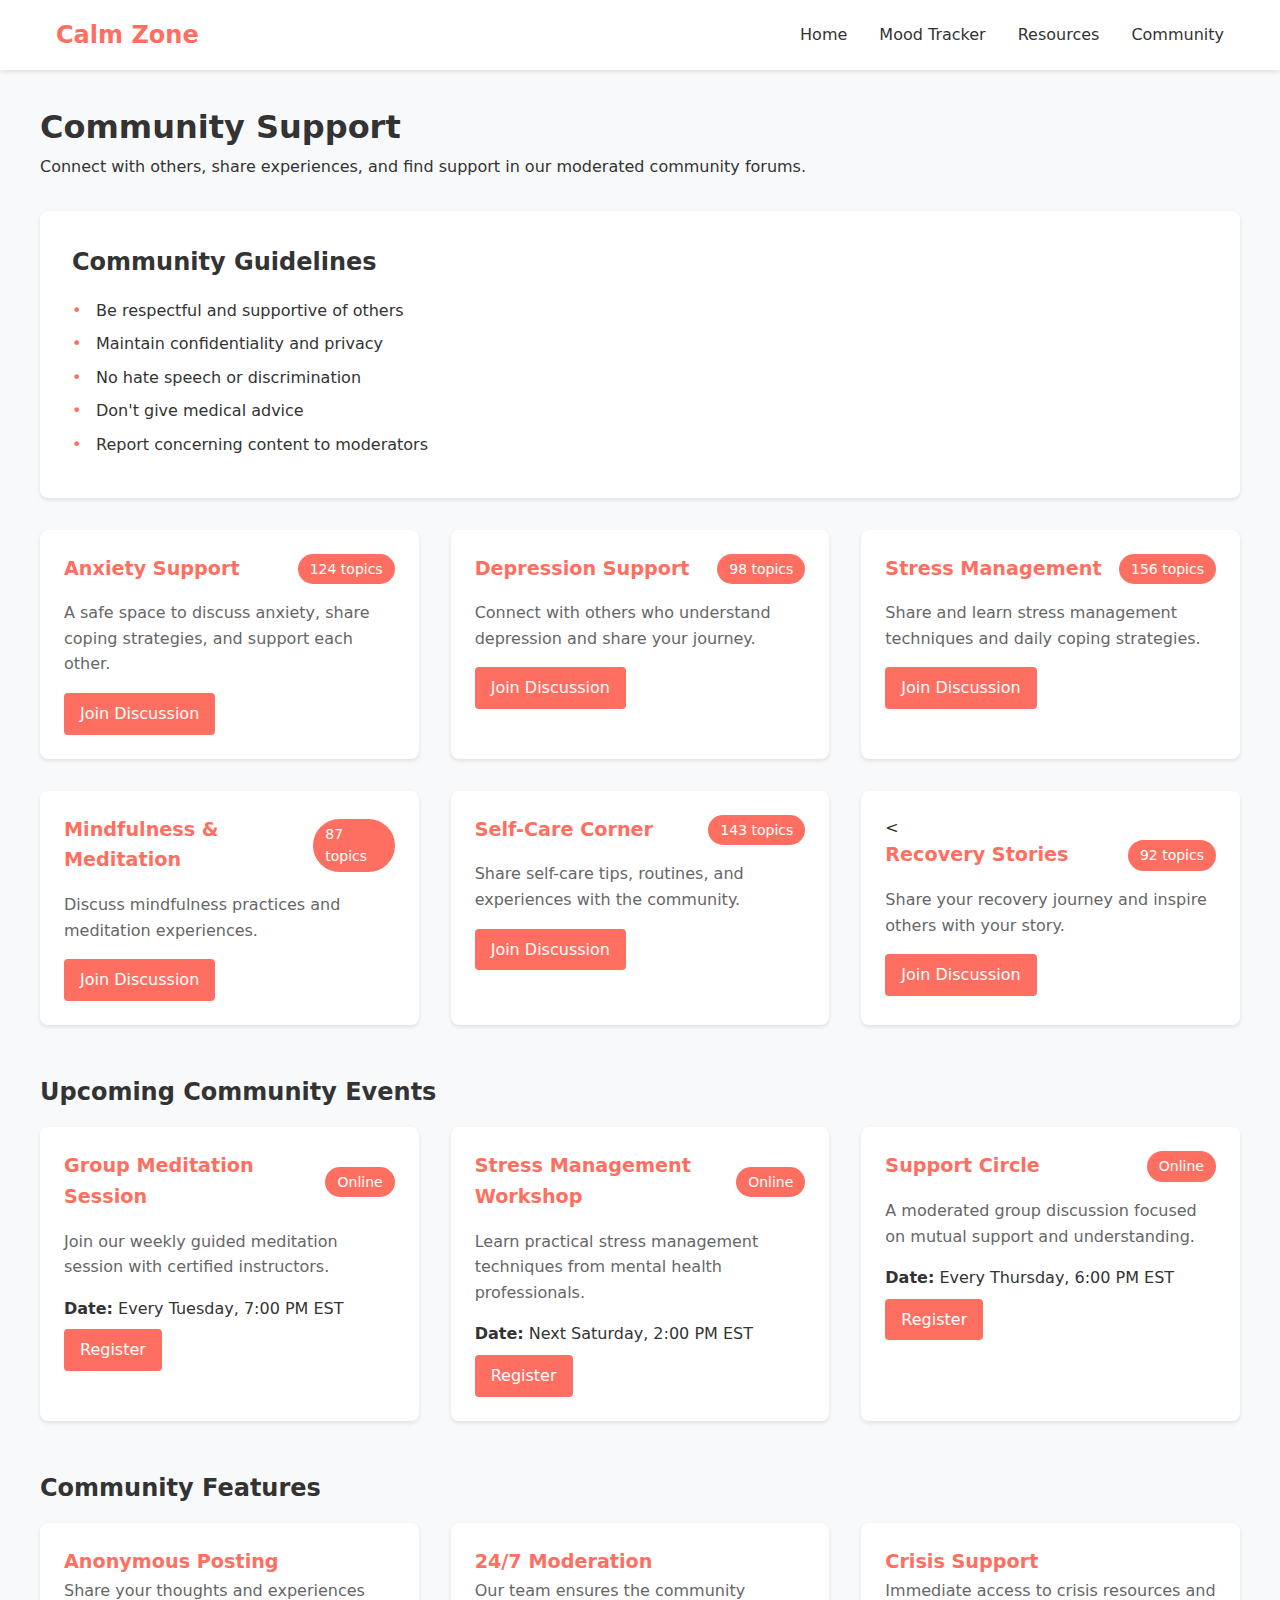
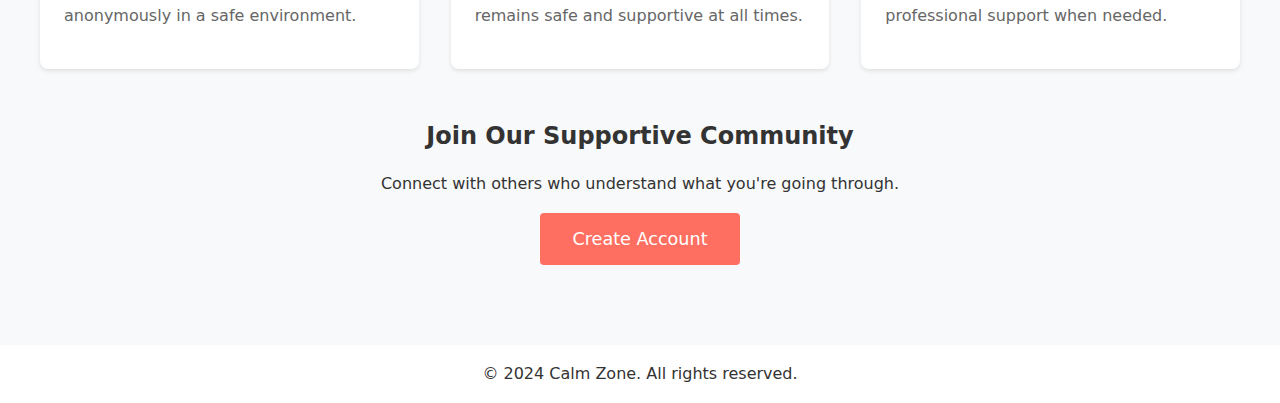
<file: community.html>
<!DOCTYPE html>
<html lang="en">
<head>
    <meta charset="UTF-8">
    <meta name="viewport" content="width=device-width, initial-scale=1.0">
    <title>Calm Zone - Community Support</title>
    <style>
        :root {
            --primary: #ff6f61;
            --secondary: #4CAF50;
            --background: #f8f9fa;
            --text: #333;
            --card: #ffffff;
        }

        * {
            margin: 0;
            padding: 0;
            box-sizing: border-box;
            font-family: 'Segoe UI', system-ui, -apple-system, sans-serif;
        }

        body {
            background: var(--background);
            color: var(--text);
            line-height: 1.6;
        }

        .navbar {
            background: var(--card);
            box-shadow: 0 2px 4px rgba(0,0,0,0.1);
            padding: 1rem 2rem;
        }

        .container {
            max-width: 1200px;
            margin: 0 auto;
            padding: 0 1rem;
        }

        .nav-content {
            display: flex;
            justify-content: space-between;
            align-items: center;
        }

        .logo {
            font-size: 1.5rem;
            font-weight: 700;
            color: var(--primary);
        }

        .nav-links {
            display: flex;
            gap: 2rem;
            list-style: none;
        }

        .nav-links a {
            text-decoration: none;
            color: var(--text);
        }

        .main-content {
            padding: 2rem 0;
        }

        .community-grid {
            display: grid;
            grid-template-columns: repeat(auto-fit, minmax(300px, 1fr));
            gap: 2rem;
            margin-top: 2rem;
        }

        .forum-card {
            background: var(--card);
            border-radius: 8px;
            padding: 1.5rem;
            box-shadow: 0 2px 4px rgba(0,0,0,0.1);
        }

        .forum-header {
            display: flex;
            justify-content: space-between;
            align-items: center;
            margin-bottom: 1rem;
        }

        .forum-title {
            color: var(--primary);
            font-size: 1.2rem;
        }

        .topic-count {
            background: var(--primary);
            color: white;
            padding: 0.25rem 0.75rem;
            border-radius: 999px;
            font-size: 0.875rem;
        }

        .forum-description {
            color: #666;
            margin-bottom: 1rem;
        }

        .join-btn {
            display: inline-block;
            padding: 0.5rem 1rem;
            background: var(--primary);
            color: white;
            text-decoration: none;
            border-radius: 4px;
            transition: background-color 0.3s;
        }

        .join-btn:hover {
            background: #5753d9;
        }

        .community-guidelines {
            background: var(--card);
            padding: 2rem;
            border-radius: 8px;
            margin: 2rem 0;
            box-shadow: 0 2px 4px rgba(0,0,0,0.1);
        }

        .guidelines-list {
            list-style: none;
            margin-top: 1rem;
        }

        .guidelines-list li {
            margin-bottom: 0.5rem;
            padding-left: 1.5rem;
            position: relative;
        }

        .guidelines-list li::before {
            content: "•";
            color: var(--primary);
            position: absolute;
            left: 0;
        }

        footer {
            background: var(--card);
            padding: 1rem;
            text-align: center;
            margin-top: 3rem;
        }

        @media (max-width: 768px) {
            .community-grid {
                grid-template-columns: 1fr;
            }
        }
    </style>
</head>
<body>
    <nav class="navbar">
        <div class="container nav-content">
            <div class="logo">Calm Zone</div>
            <ul class="nav-links">
                <li><a href="index.html">Home</a></li>
                <li><a href="mood-tracker.html">Mood Tracker</a></li>
                <li><a href="resources.html">Resources</a></li>
                <li><a href="community.html">Community</a></li>
            </ul>
        </div>
    </nav>

    <main class="container main-content">
        <h1>Community Support</h1>
        <p>Connect with others, share experiences, and find support in our moderated community forums.</p>

        <div class="community-guidelines">
            <h2>Community Guidelines</h2>
            <ul class="guidelines-list">
                <li>Be respectful and supportive of others</li>
                <li>Maintain confidentiality and privacy</li>
                <li>No hate speech or discrimination</li>
                <li>Don't give medical advice</li>
                <li>Report concerning content to moderators</li>
            </ul>
        </div>

        <div class="community-grid">
            <div class="forum-card">
                <div class="forum-header">
                    <h3 class="forum-title">Anxiety Support</h3>
                    <span class="topic-count">124 topics</span>
                </div>
                <p class="forum-description">A safe space to discuss anxiety, share coping strategies, and support each other.</p>
                <a href="#" class="join-btn">Join Discussion</a>
            </div>

            <div class="forum-card">
                <div class="forum-header">
                    <h3 class="forum-title">Depression Support</h3>
                    <span class="topic-count">98 topics</span>
                </div>
                <p class="forum-description">Connect with others who understand depression and share your journey.</p>
                <a href="#" class="join-btn">Join Discussion</a>
            </div>

            <div class="forum-card">
                <div class="forum-header">
                    <h3 class="forum-title">Stress Management</h3>
                    <span class="topic-count">156 topics</span>
                </div>
                <p class="forum-description">Share and learn stress management techniques and daily coping strategies.</p>
                <a href="#" class="join-btn">Join Discussion</a>
            </div>

            <div class="forum-card">
                <div class="forum-header">
                    <h3 class="forum-title">Mindfulness & Meditation</h3>
                    <span class="topic-count">87 topics</span>
                </div>
                <p class="forum-description">Discuss mindfulness practices and meditation experiences.</p>
                <a href="#" class="join-btn">Join Discussion</a>
            </div>

            <div class="forum-card">
                <div class="forum-header">
                    <h3 class="forum-title">Self-Care Corner</h3>
                    <span class="topic-count">143 topics</span>
                </div>
                <p class="forum-description">Share self-care tips, routines, and experiences with the community.</p>
                <a href="#" class="join-btn">Join Discussion</a>
            </div>

            <div class="forum-card">
                <<div class="forum-header">
                    <h3 class="forum-title">Recovery Stories</h3>
                    <span class="topic-count">92 topics</span>
                </div>
                <p class="forum-description">Share your recovery journey and inspire others with your story.</p>
                <a href="#" class="join-btn">Join Discussion</a>
            </div>
        </div>

        <div class="upcoming-events" style="margin-top: 3rem;">
            <h2>Upcoming Community Events</h2>
            <div class="community-grid" style="margin-top: 1rem;">
                <div class="forum-card">
                    <div class="forum-header">
                        <h3 class="forum-title">Group Meditation Session</h3>
                        <span class="topic-count">Online</span>
                    </div>
                    <p class="forum-description">Join our weekly guided meditation session with certified instructors.</p>
                    <p style="margin: 0.5rem 0;"><strong>Date:</strong> Every Tuesday, 7:00 PM EST</p>
                    <a href="#" class="join-btn">Register</a>
                </div>

                <div class="forum-card">
                    <div class="forum-header">
                        <h3 class="forum-title">Stress Management Workshop</h3>
                        <span class="topic-count">Online</span>
                    </div>
                    <p class="forum-description">Learn practical stress management techniques from mental health professionals.</p>
                    <p style="margin: 0.5rem 0;"><strong>Date:</strong> Next Saturday, 2:00 PM EST</p>
                    <a href="#" class="join-btn">Register</a>
                </div>

                <div class="forum-card">
                    <div class="forum-header">
                        <h3 class="forum-title">Support Circle</h3>
                        <span class="topic-count">Online</span>
                    </div>
                    <p class="forum-description">A moderated group discussion focused on mutual support and understanding.</p>
                    <p style="margin: 0.5rem 0;"><strong>Date:</strong> Every Thursday, 6:00 PM EST</p>
                    <a href="#" class="join-btn">Register</a>
                </div>
            </div>
        </div>

        <div class="community-features" style="margin-top: 3rem;">
            <h2>Community Features</h2>
            <div class="community-grid" style="margin-top: 1rem;">
                <div class="forum-card">
                    <h3 class="forum-title">Anonymous Posting</h3>
                    <p class="forum-description">Share your thoughts and experiences anonymously in a safe environment.</p>
                </div>

                <div class="forum-card">
                    <h3 class="forum-title">24/7 Moderation</h3>
                    <p class="forum-description">Our team ensures the community remains safe and supportive at all times.</p>
                </div>

                <div class="forum-card">
                    <h3 class="forum-title">Crisis Support</h3>
                    <p class="forum-description">Immediate access to crisis resources and professional support when needed.</p>
                </div>
            </div>
        </div>

        <div class="join-community" style="margin-top: 3rem; text-align: center;">
            <h2>Join Our Supportive Community</h2>
            <p style="margin: 1rem 0;">Connect with others who understand what you're going through.</p>
            <a href="#" class="join-btn" style="padding: 0.75rem 2rem; font-size: 1.1rem;">Create Account</a>
        </div>
    </main>

    <footer>
        <p>&copy; 2024 Calm Zone. All rights reserved.</p>
    </footer>

    <script>
        // Add smooth scrolling for anchor links
        document.querySelectorAll('a[href^="#"]').forEach(anchor => {
            anchor.addEventListener('click', function (e) {
                e.preventDefault();
                document.querySelector(this.getAttribute('href')).scrollIntoView({
                    behavior: 'smooth'
                });
            });
        });

        // Simple modal for join buttons (placeholder functionality)
        document.querySelectorAll('.join-btn').forEach(button => {
            button.addEventListener('click', function(e) {
                e.preventDefault();
                alert('Feature coming soon! This will open a registration/login modal.');
            });
        });
    </script>
</body>
</html>
</file>
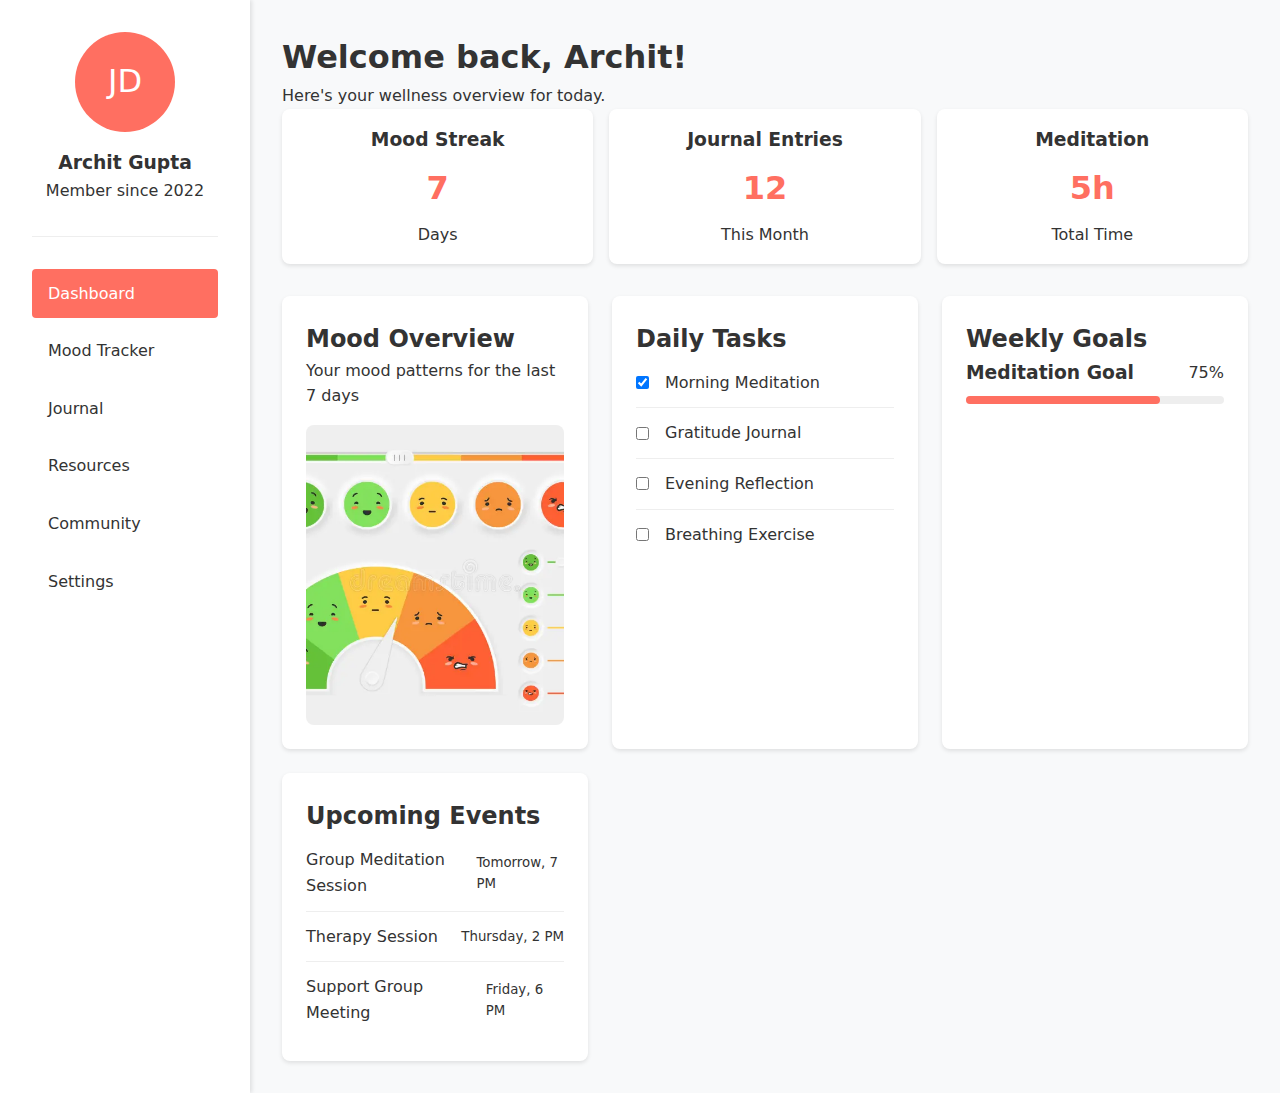
<file: dashboard.html>
<!DOCTYPE html>
<html lang="en">
<head>
    <meta charset="UTF-8">
    <meta name="viewport" content="width=device-width, initial-scale=1.0">
    <title>Calm Zone - Dashboard</title>
    <style>
        :root {
            --primary: #ff6f61;
            --secondary: #4CAF50;
            --background: #f8f9fa;
            --text: #333;
            --card: #ffffff;
            --accent: #ff6b6b;
        }

        * {
            margin: 0;
            padding: 0;
            box-sizing: border-box;
            font-family: 'Segoe UI', system-ui, -apple-system, sans-serif;
        }

        body {
            background: var(--background);
            color: var(--text);
            line-height: 1.6;
        }

        .dashboard-container {
            display: grid;
            grid-template-columns: 250px 1fr;
            min-height: 100vh;
        }

        .sidebar {
            background: var(--card);
            padding: 2rem;
            box-shadow: 2px 0 4px rgba(0,0,0,0.1);
        }

        .user-profile {
            text-align: center;
            margin-bottom: 2rem;
            padding-bottom: 2rem;
            border-bottom: 1px solid #eee;
        }

        .avatar {
            width: 100px;
            height: 100px;
            border-radius: 50%;
            background: var(--primary);
            margin: 0 auto 1rem;
            display: flex;
            align-items: center;
            justify-content: center;
            color: white;
            font-size: 2rem;
        }

        .nav-menu {
            list-style: none;
        }

        .nav-menu li {
            margin-bottom: 0.5rem;
        }

        .nav-menu a {
            display: block;
            padding: 0.75rem 1rem;
            text-decoration: none;
            color: var(--text);
            border-radius: 4px;
            transition: background-color 0.3s;
        }

        .nav-menu a:hover {
            background: #f0f0f0;
        }

        .nav-menu a.active {
            background: var(--primary);
            color: white;
        }

        .main-content {
            padding: 2rem;
        }

        .dashboard-grid {
            display: grid;
            grid-template-columns: repeat(auto-fit, minmax(300px, 1fr));
            gap: 1.5rem;
            margin-top: 1.5rem;
        }

        .dashboard-card {
            background: var(--card);
            padding: 1.5rem;
            border-radius: 8px;
            box-shadow: 0 2px 4px rgba(0,0,0,0.1);
        }

        .stats-grid {
            display: grid;
            grid-template-columns: repeat(auto-fit, minmax(150px, 1fr));
            gap: 1rem;
            margin-bottom: 2rem;
        }

        .stat-card {
            background: var(--card);
            padding: 1rem;
            border-radius: 8px;
            text-align: center;
            box-shadow: 0 2px 4px rgba(0,0,0,0.1);
        }

        .stat-value {
            font-size: 2rem;
            font-weight: bold;
            color: var(--primary);
            margin: 0.5rem 0;
        }

        .mood-chart {
            height: 300px;
            margin-top: 1rem;
            background: #f8f9fa;
            border-radius: 8px;
            display: flex;
            align-items: center;
            justify-content: center;
            color: #666;
            overflow: hidden;
        }

        .mood-chart img {
            width: 100%;
            height: 100%;
            object-fit: cover;
        }

        .task-list {
            list-style: none;
        }

        .task-item {
            display: flex;
            align-items: center;
            padding: 0.75rem 0;
            border-bottom: 1px solid #eee;
        }

        .task-item:last-child {
            border-bottom: none;
        }

        .task-checkbox {
            margin-right: 1rem;
        }

        .progress-bar {
            height: 8px;
            background: #eee;
            border-radius: 4px;
            margin-top: 0.5rem;
        }

        .progress-fill {
            height: 100%;
            background: var(--primary);
            border-radius: 4px;
            width: 75%;
        }

        @media (max-width: 768px) {
            .dashboard-container {
                grid-template-columns: 1fr;
            }

            .sidebar {
                display: none;
            }
        }
    </style>
</head>
<body>
    <div class="dashboard-container">
        <aside class="sidebar">
            <div class="user-profile">
                <div class="avatar">JD</div>
                <h3>Archit Gupta</h3>
                <p>Member since 2022</p>
            </div>

            <nav>
                <ul class="nav-menu">
                    <li><a href="#" class="active">Dashboard</a></li>
                    <li><a href="#">Mood Tracker</a></li>
                    <li><a href="get-started.html">Journal</a></li>
                    <li><a href="resource.html">Resources</a></li>
                    <li><a href="community.html">Community</a></li>
                    <li><a href="settings.html">Settings</a></li>
                </ul>
            </nav>
        </aside>

        <main class="main-content">
            <h1>Welcome back, Archit!</h1>
            <p>Here's your wellness overview for today.</p>

            <div class="stats-grid">
                <div class="stat-card">
                    <h3>Mood Streak</h3>
                    <div class="stat-value">7</div>
                    <p>Days</p>
                </div>
                <div class="stat-card">
                    <h3>Journal Entries</h3>
                    <div class="stat-value">12</div>
                    <p>This Month</p>
                </div>
                <div class="stat-card">
                    <h3>Meditation</h3>
                    <div class="stat-value">5h</div>
                    <p>Total Time</p>
                </div>
            </div>

            <div class="dashboard-grid">
                <div class="dashboard-card">
                    <h2>Mood Overview</h2>
                    <p>Your mood patterns for the last 7 days</p>
                    <div class="mood-chart">
                        <img src="/mood.webp" alt="Mood visualization chart">
                    </div>
                </div>

                <div class="dashboard-card">
                    <h2>Daily Tasks</h2>
                    <ul class="task-list">
                        <li class="task-item">
                            <input type="checkbox" class="task-checkbox" checked>
                            <span>Morning Meditation</span>
                        </li>
                        <li class="task-item">
                            <input type="checkbox" class="task-checkbox">
                            <span>Gratitude Journal</span>
                        </li>
                        <li class="task-item">
                            <input type="checkbox" class="task-checkbox">
                            <span>Evening Reflection</span>
                        </li>
                        <li class="task-item">
                            <input type="checkbox" class="task-checkbox">
                            <span>Breathing Exercise</span>
                        </li>
                    </ul>
                </div>

                <div class="dashboard-card">
                    <h2>Weekly Goals</h2>
                    <div class="goal-progress">
                        <div style="display: flex; justify-content: space-between; align-items: center;">
                            <h3>Meditation Goal</h3>
                            <span>75%</span>
                        </div>
                        <div class="progress-bar">
                            <div class="progress-fill"></div>
                        </div>
                    </div>
                </div>

                <div class="dashboard-card">
                    <h2>Upcoming Events</h2>
                    <ul class="task-list">
                        <li class="task-item">
                            <span>Group Meditation Session</span>
                            <small style="margin-left: auto;">Tomorrow, 7 PM</small>
                        </li>
                        <li class="task-item">
                            <span>Therapy Session</span>
                            <small style="margin-left: auto;">Thursday, 2 PM</small>
                        </li>
                        <li class="task-item">
                            <span>Support Group Meeting</span>
                            <small style="margin-left: auto;">Friday, 6 PM</small>
                        </li>
                    </ul>
                </div>
            </div>
        </main>
    </div>
    <script>
        !function(w, d, s, ...args){
          var div = d.createElement('div');
          div.id = 'aichatbot';
          d.body.appendChild(div);
          w.chatbotConfig = args;
          var f = d.getElementsByTagName(s)[0],
          j = d.createElement(s);
          j.defer = true;
          j.type = 'module';
          j.src = 'https://aichatbot.sendbird.com/index.js';
          f.parentNode.insertBefore(j, f);
        }(window, document, 'script', '5B0EE2C4-0CC6-4C6C-A174-F0CA89EF8B32', 'onboarding_bot', {
          apiHost: 'https://api-cf-ap-8.sendbird.com',
        });
        </script>
    <script>
        // Add interactivity to task checkboxes
        document.querySelectorAll('.task-checkbox').forEach(checkbox => {
            checkbox.addEventListener('change', function() {
                const taskText = this.nextElementSibling;
                if (this.checked) {
                    taskText.style.textDecoration = 'line-through';
                    taskText.style.color = '#666';
                } else {
                    taskText.style.textDecoration = 'none';
                    taskText.style.color = 'var(--text)';
                }
            });
        });
    </script>
</body>
</html>
</file>
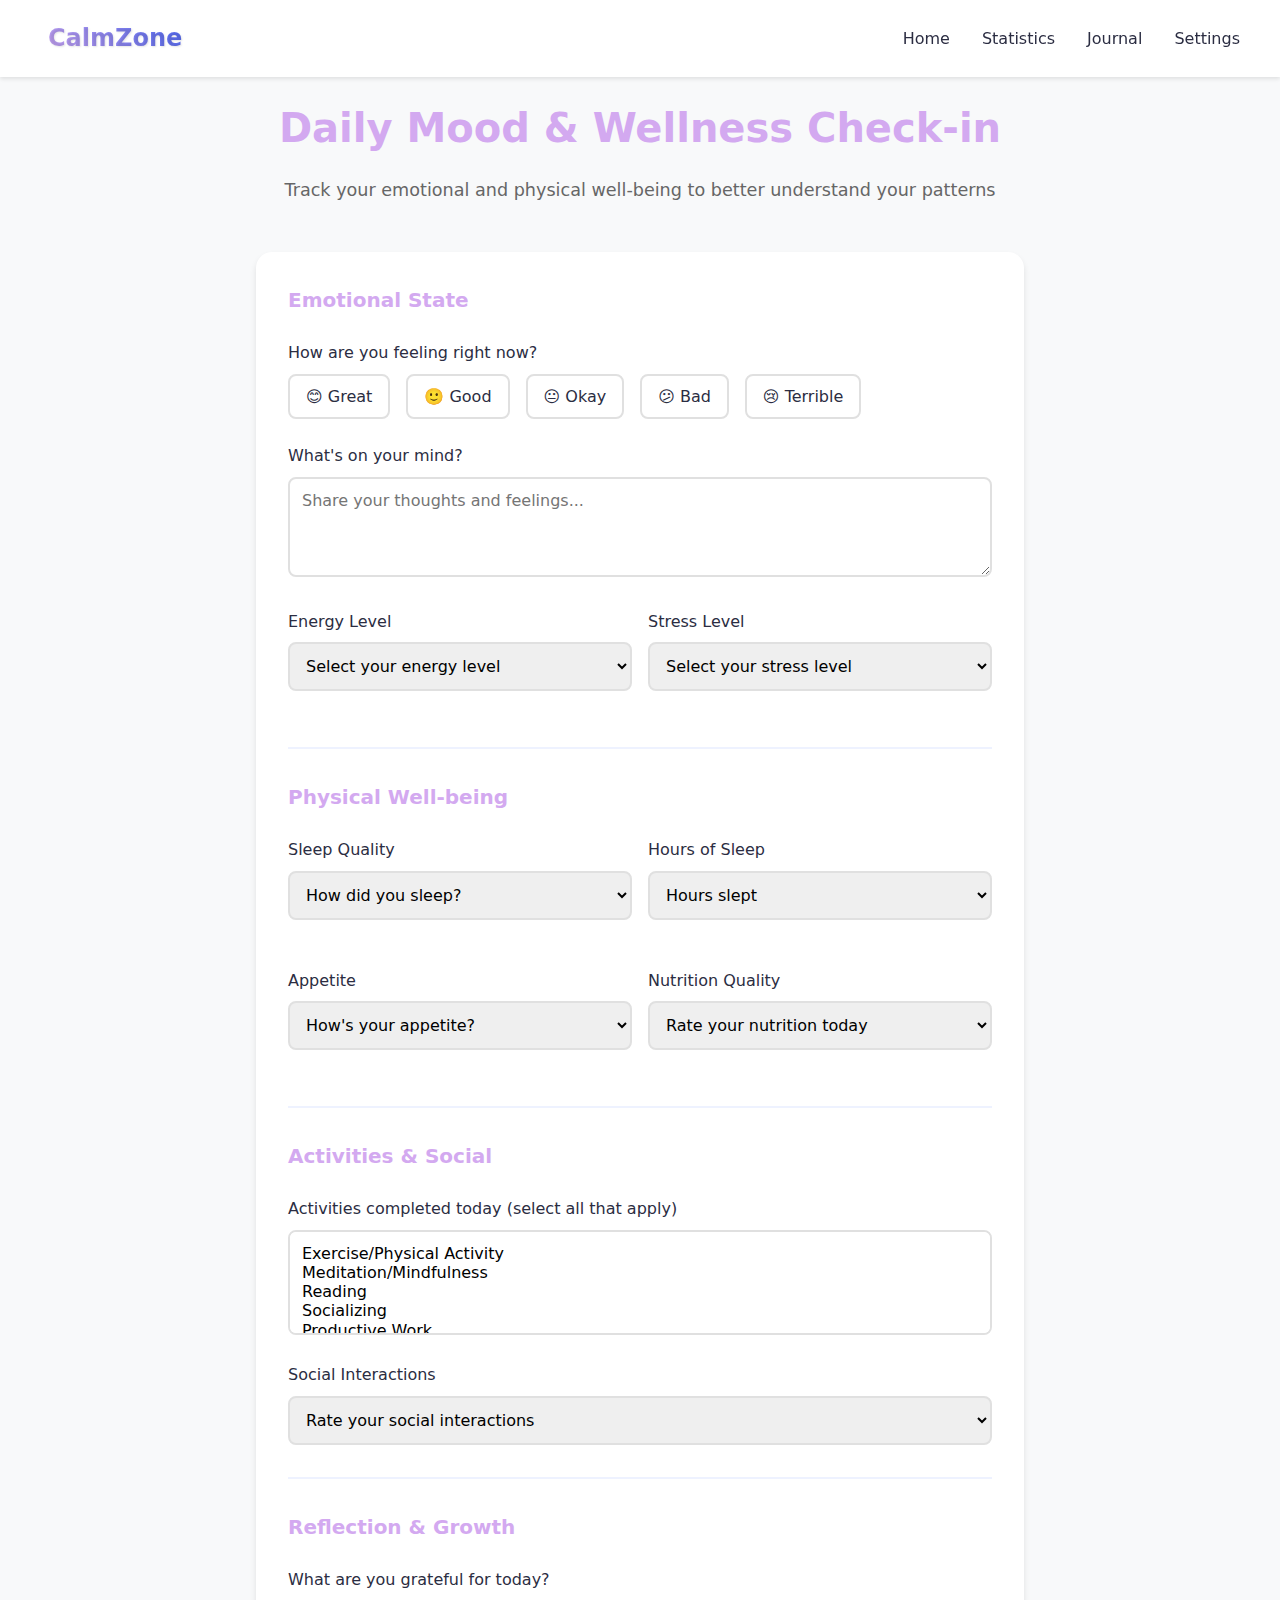
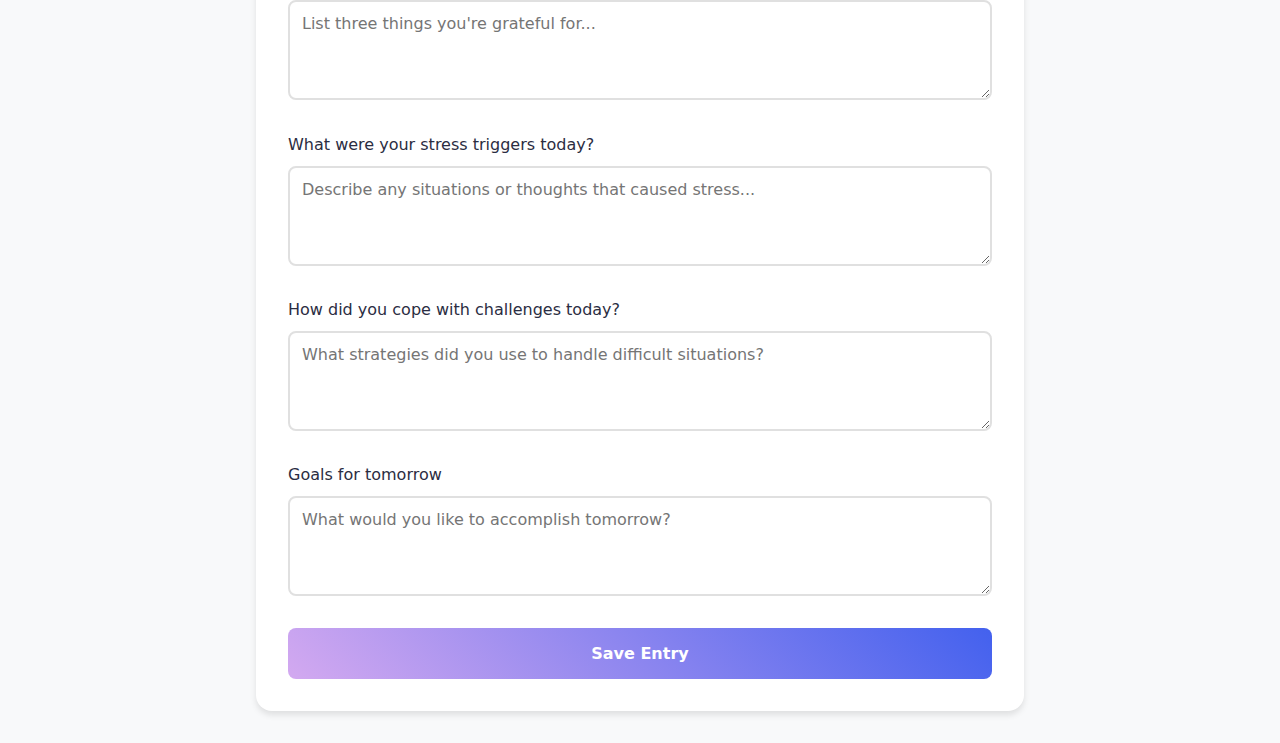
<file: get-started.html>
<!DOCTYPE html>
<html lang="en">
<head>
    <meta charset="UTF-8">
    <meta name="viewport" content="width=device-width, initial-scale=1.0">
    <title>MindfulMe - Mood Tracker</title>
    <style>
        :root {
            --primary: #d3a9f0;
            --secondary: #4361ee;
            --accent: #4cc9f0;
            --background: #f8f9fa;
            --text: #2b2d42;
            --card: #ffffff;
            --success: #52b788;
        }

        * {
            margin: 0;
            padding: 0;
            box-sizing: border-box;
            font-family: 'Segoe UI', system-ui, -apple-system, sans-serif;
        }

        body {
            background: var(--background);
            color: var(--text);
            line-height: 1.6;
        }

        .navbar {
            background: var(--card);
            box-shadow: 0 2px 4px rgba(0,0,0,0.1);
            padding: 1rem 2rem;
            position: fixed;
            width: 100%;
            top: 0;
            z-index: 1000;
        }

        .nav-content {
            max-width: 1200px;
            margin: 0 auto;
            display: flex;
            justify-content: space-between;
            align-items: center;
        }

        .logo {
            font-size: 1.5rem;
            font-weight: 700;
            background: linear-gradient(45deg, var(--primary), var(--secondary));
            -webkit-background-clip: text;
            background-clip: text;
            color: transparent;
            display: inline-block;
            padding: 0.2rem 0.5rem;
            border-radius: 0.3rem;
            text-shadow: 1px 1px 2px rgba(0,0,0,0.1);
        }

        .nav-links {
            display: flex;
            gap: 2rem;
            list-style: none;
        }

        .nav-links a {
            text-decoration: none;
            color: var(--text);
            font-weight: 500;
            transition: color 0.3s;
        }

        .nav-links a:hover {
            color: var(--primary);
        }

        .main-content {
            max-width: 800px;
            margin: 6rem auto 2rem;
            padding: 0 1rem;
        }

        .header {
            text-align: center;
            margin-bottom: 3rem;
        }

        .header h1 {
            font-size: 2.5rem;
            color: var(--primary);
            margin-bottom: 1rem;
        }

        .header p {
            color: #666;
            font-size: 1.1rem;
        }

        .mood-form {
            background: var(--card);
            padding: 2rem;
            border-radius: 1rem;
            box-shadow: 0 4px 6px rgba(0,0,0,0.1);
        }

        .form-group {
            margin-bottom: 1.5rem;
        }
        .form-section {
            border-top: 2px solid #eef2ff;
            margin-top: 2rem;
            padding-top: 2rem;
        }

        .form-section:first-child {
            border-top: none;
            margin-top: 0;
            padding-top: 0;
        }

        .form-section-title {
            font-size: 1.25rem;
            color: var(--primary);
            margin-bottom: 1.5rem;
            font-weight: 600;
        }

        .form-group {
            margin-bottom: 1.5rem;
        }
        .form-row {
            display: grid;
            grid-template-columns: 1fr 1fr;
            gap: 1rem;
            margin-bottom: 1.5rem;
        }

        @media (max-width: 768px) {
            .form-row {
                grid-template-columns: 1fr;
            }
        }

        label {
            display: block;
            margin-bottom: 0.5rem;
            font-weight: 500;
            color: var(--text);
        }

        select, textarea {
            width: 100%;
            padding: 0.75rem;
            border: 2px solid #e0e0e0;
            border-radius: 0.5rem;
            font-size: 1rem;
            transition: border-color 0.3s;
        }

        select:focus, textarea:focus {
            outline: none;
            border-color: var(--primary);
        }

        textarea {
            resize: vertical;
            min-height: 100px;
        }

        .emoji-select {
            display: flex;
            gap: 1rem;
            margin-bottom: 1rem;
        }

        .emoji-option {
            padding: 0.5rem 1rem;
            border: 2px solid #e0e0e0;
            border-radius: 0.5rem;
            cursor: pointer;
            transition: all 0.3s;
        }

        .emoji-option:hover {
            border-color: var(--primary);
            background: #f0f0f0;
        }

        .emoji-option.selected {
            border-color: var(--primary);
            background: var(--primary);
            color: white;
        }

        .submit-btn {
            background: linear-gradient(45deg, var(--primary), var(--secondary));
            color: white;
            border: none;
            padding: 1rem 2rem;
            border-radius: 0.5rem;
            font-size: 1rem;
            font-weight: 600;
            cursor: pointer;
            width: 100%;
            transition: transform 0.3s;
        }

        .submit-btn:hover {
            transform: translateY(-2px);
        }

        .mood-summary {
            margin-top: 2rem;
            padding: 2rem;
            background: var(--card);
            border-radius: 1rem;
            box-shadow: 0 4px 6px rgba(0,0,0,0.1);
            display: none;
        }

        .mood-summary h2 {
            color: var(--primary);
            margin-bottom: 1rem;
        }

        .summary-item {
            margin-bottom: 1rem;
            padding-bottom: 1rem;
            border-bottom: 1px solid #eee;
        }

        .summary-item:last-child {
            border-bottom: none;
        }

        .summary-label {
            font-weight: 500;
            color: #666;
        }

        @media (max-width: 768px) {
            .nav-content {
                flex-direction: column;
                gap: 1rem;
            }

            .nav-links {
                gap: 1rem;
            }

            .main-content {
                margin-top: 8rem;
            }
        }
    </style>
</head>
<body>
    <nav class="navbar">
        <div class="nav-content">
            <div class="logo">CalmZone</div>
            <ul class="nav-links">
                <li><a href="dashboard.html">Home</a></li>
                <li><a href="#">Statistics</a></li>
                <li><a href="#">Journal</a></li>
                <li><a href="#">Settings</a></li>
            </ul>
        </div>
    </nav>

    <main class="main-content">
        <div class="header">
            <h1>Daily Mood & Wellness Check-in</h1>
            <p>Track your emotional and physical well-being to better understand your patterns</p>
        </div>

        <form class="mood-form" id="moodForm">
            <div class="form-section">
                <div class="form-section-title">Emotional State</div>
                
                <div class="form-group">
                    <label>How are you feeling right now?</label>
                    <div class="emoji-select" id="moodSelector">
                        <div class="emoji-option" data-mood="great">😊 Great</div>
                        <div class="emoji-option" data-mood="good">🙂 Good</div>
                        <div class="emoji-option" data-mood="okay">😐 Okay</div>
                        <div class="emoji-option" data-mood="bad">😕 Bad</div>
                        <div class="emoji-option" data-mood="terrible">😢 Terrible</div>
                    </div>
                </div>

                <div class="form-group">
                    <label for="thoughts">What's on your mind?</label>
                    <textarea id="thoughts" placeholder="Share your thoughts and feelings..."></textarea>
                </div>

                <div class="form-row">
                    <div class="form-group">
                        <label for="energy">Energy Level</label>
                        <select id="energy" required>
                            <option value="">Select your energy level</option>
                            <option value="high">High Energy</option>
                            <option value="moderate">Moderate Energy</option>
                            <option value="low">Low Energy</option>
                            <option value="exhausted">Exhausted</option>
                        </select>
                    </div>

                    <div class="form-group">
                        <label for="stress">Stress Level</label>
                        <select id="stress" required>
                            <option value="">Select your stress level</option>
                            <option value="none">Not Stressed</option>
                            <option value="mild">Mildly Stressed</option>
                            <option value="moderate">Moderately Stressed</option>
                            <option value="high">Very Stressed</option>
                            <option value="extreme">Extremely Stressed</option>
                        </select>
                    </div>
                </div>
            </div>

            <div class="form-section">
                <div class="form-section-title">Physical Well-being</div>
                
                <div class="form-row">
                    <div class="form-group">
                        <label for="sleep">Sleep Quality</label>
                        <select id="sleep" required>
                            <option value="">How did you sleep?</option>
                            <option value="excellent">Excellent</option>
                            <option value="good">Good</option>
                            <option value="fair">Fair</option>
                            <option value="poor">Poor</option>
                            <option value="terrible">Terrible</option>
                        </select>
                    </div>

                    <div class="form-group">
                        <label for="sleep-hours">Hours of Sleep</label>
                        <select id="sleep-hours" required>
                            <option value="">Hours slept</option>
                            <option value="less-than-4">Less than 4 hours</option>
                            <option value="4-6">4-6 hours</option>
                            <option value="6-8">6-8 hours</option>
                            <option value="8-10">8-10 hours</option>
                            <option value="more-than-10">More than 10 hours</option>
                        </select>
                    </div>
                </div>

                <div class="form-row">
                    <div class="form-group">
                        <label for="appetite">Appetite</label>
                        <select id="appetite" required>
                            <option value="">How's your appetite?</option>
                            <option value="increased">Increased</option>
                            <option value="normal">Normal</option>
                            <option value="decreased">Decreased</option>
                        </select>
                    </div>

                    <div class="form-group">
                        <label for="nutrition">Nutrition Quality</label>
                        <select id="nutrition" required>
                            <option value="">Rate your nutrition today</option>
                            <option value="excellent">Excellent</option>
                            <option value="good">Good</option>
                            <option value="fair">Fair</option>
                            <option value="poor">Poor</option>
                        </select>
                    </div>
                </div>
            </div>

            <div class="form-section">
                <div class="form-section-title">Activities & Social</div>

                <div class="form-group">
                    <label>Activities completed today (select all that apply)</label>
                    <select id="activities" multiple>
                        <option value="exercise">Exercise/Physical Activity</option>
                        <option value="meditation">Meditation/Mindfulness</option>
                        <option value="reading">Reading</option>
                        <option value="socializing">Socializing</option>
                        <option value="work">Productive Work</option>
                        <option value="hobby">Creative Hobby</option>
                        <option value="outdoors">Time Outdoors</option>
                        <option value="self-care">Self-care Activities</option>
                    </select>
                </div>

                <div class="form-group">
                    <label for="social-interaction">Social Interactions</label>
                    <select id="social-interaction" required>
                        <option value="">Rate your social interactions</option>
                        <option value="very-social">Very Social</option>
                        <option value="moderately-social">Moderately Social</option>
                        <option value="minimal">Minimal Interaction</option>
                        <option value="none">No Social Interaction</option>
                    </select>
                </div>
            </div>

            <div class="form-section">
                <div class="form-section-title">Reflection & Growth</div>

                <div class="form-group">
                    <label for="gratitude">What are you grateful for today?</label>
                    <textarea id="gratitude" placeholder="List three things you're grateful for..."></textarea>
                </div>

                <div class="form-group">
                    <label for="stress-triggers">What were your stress triggers today?</label>
                    <textarea id="stress-triggers" placeholder="Describe any situations or thoughts that caused stress..."></textarea>
                </div>

                <div class="form-group">
                    <label for="coping">How did you cope with challenges today?</label>
                    <textarea id="coping" placeholder="What strategies did you use to handle difficult situations?"></textarea>
                </div>

                <div class="form-group">
                    <label for="goals">Goals for tomorrow</label>
                    <textarea id="goals" placeholder="What would you like to accomplish tomorrow?"></textarea>
                </div>
            </div>

            <button type="submit" class="submit-btn">Save Entry</button>
        </form>

        <div class="mood-summary" id="moodSummary">
            <h2>Today's Wellness Summary</h2>
            <div id="summaryContent"></div>
        </div>
    </main>
    <script>
        !function(w, d, s, ...args){
          var div = d.createElement('div');
          div.id = 'aichatbot';
          d.body.appendChild(div);
          w.chatbotConfig = args;
          var f = d.getElementsByTagName(s)[0],
          j = d.createElement(s);
          j.defer = true;
          j.type = 'module';
          j.src = 'https://aichatbot.sendbird.com/index.js';
          f.parentNode.insertBefore(j, f);
        }(window, document, 'script', '5B0EE2C4-0CC6-4C6C-A174-F0CA89EF8B32', 'onboarding_bot', {
          apiHost: 'https://api-cf-ap-8.sendbird.com',
        });
        </script>
    <script>
            // Mood selector functionality
        const moodSelector = document.getElementById('moodSelector');
        const emojiOptions = moodSelector.querySelectorAll('.emoji-option');

        emojiOptions.forEach(option => {
            option.addEventListener('click', () => {
                emojiOptions.forEach(opt => opt.classList.remove('selected'));
                option.classList.add('selected');
            });
        });

        // Form submission
        document.getElementById('moodForm').addEventListener('submit', function(e) {
            e.preventDefault();

            const formData = {
                mood: moodSelector.querySelector('.selected')?.dataset.mood || '',
                thoughts: document.getElementById('thoughts').value,
                energy: document.getElementById('energy').value,
                stress: document.getElementById('stress').value,
                sleep: document.getElementById('sleep').value,
                sleepHours: document.getElementById('sleep-hours').value,
                appetite: document.getElementById('appetite').value,
                nutrition: document.getElementById('nutrition').value,
                activities: Array.from(document.getElementById('activities').selectedOptions)
                    .map(option => option.value),
                socialInteraction: document.getElementById('social-interaction').value,
                gratitude: document.getElementById('gratitude').value,
                stressTriggers: document.getElementById('stress-triggers').value,
                coping: document.getElementById('coping').value,
                goals: document.getElementById('goals').value
            };

            // Create comprehensive summary
            const summary = `
                <div class="summary-item">
                    <div class="summary-label">Mood</div>
                    <div>${formData.mood}</div>
                </div>
                <div class="summary-item">
                    <div class="summary-label">Thoughts</div>
                    <div>${formData.thoughts}</div>
                </div>
                <div class="summary-item">
                    <div class="summary-label">Energy Level</div>
                    <div>${formData.energy}</div>
                </div>
                <div class="summary-item">
                    <div class="summary-label">Stress Level</div>
                    <div>${formData.stress}</div>
                </div>
                <div class="summary-item">
                    <div class="summary-label">Sleep Quality</div>
                    <div>${formData.sleep} (${formData.sleepHours})</div>
                </div>
                <div class="summary-item">
                    <div class="summary-label">Appetite & Nutrition</div>
                    <div>Appetite: ${formData.appetite}<br>Nutrition: ${formData.nutrition}</div>
                </div>
                <div class="summary-item">
                    <div class="summary-label">Activities Completed</div>
                    <div>${formData.activities.join(', ')}</div>
                </div>
                <div class="summary-item">
                    <div class="summary-label">Social Interaction</div>
                    <div>${formData.socialInteraction}</div>
                </div>
                <div class="summary-item">
                    <div class="summary-label">Gratitude</div>
                    <div>${formData.gratitude}</div>
                </div>
                <div class="summary-item">
                    <div class="summary-label">Stress Triggers</div>
                    <div>${formData.stressTriggers}</div>
                </div>
                <div class="summary-item">
                    <div class="summary-label">Coping Strategies</div>
                    <div>${formData.coping}</div>
                </div>
                <div class="summary-item">
                    <div class="summary-label">Tomorrow's Goals</div>
                    <div>${formData.goals}</div>
                </div>
            `;

            // Display summary
            document.getElementById('summaryContent').innerHTML = summary;
            document.getElementById('moodSummary').style.display = 'block';

            // Scroll to summary
            document.getElementById('moodSummary').scrollIntoView({ behavior: 'smooth' });
        });
    </script>
</body>
</html>
</file>
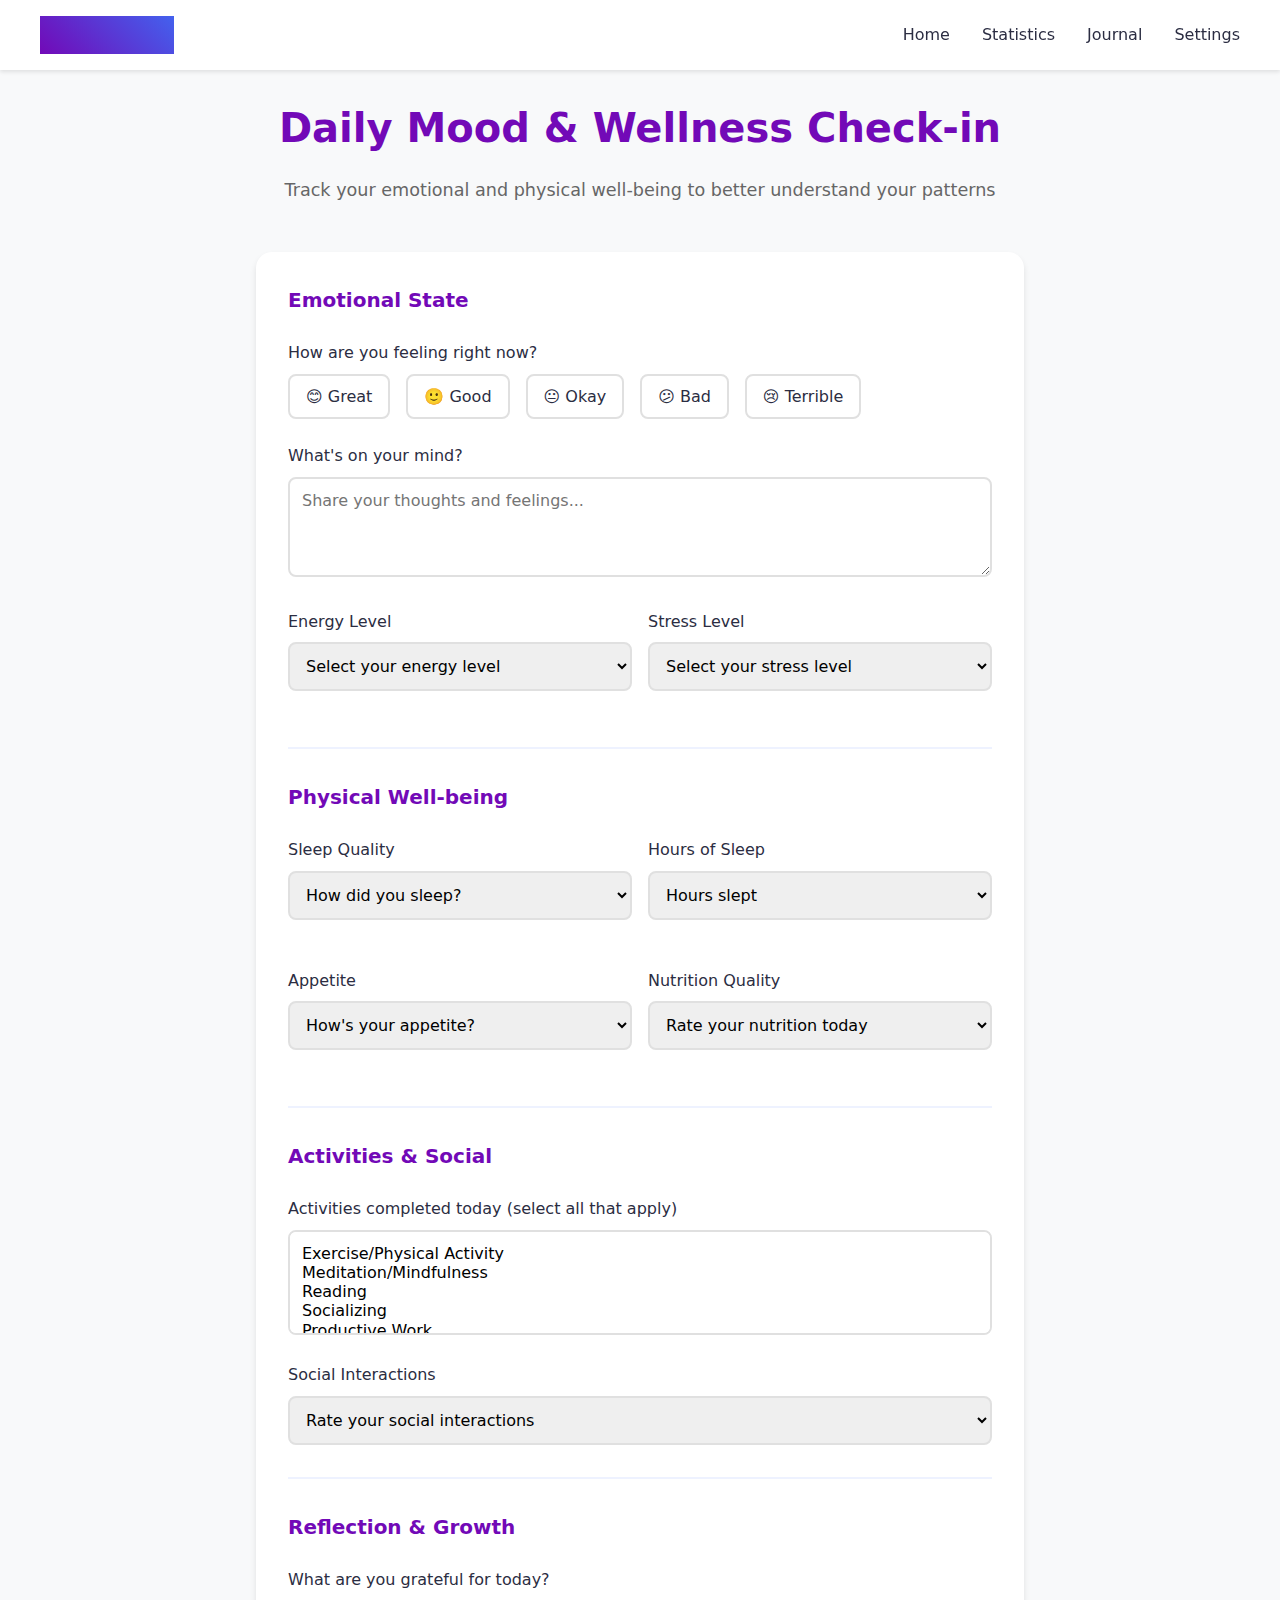
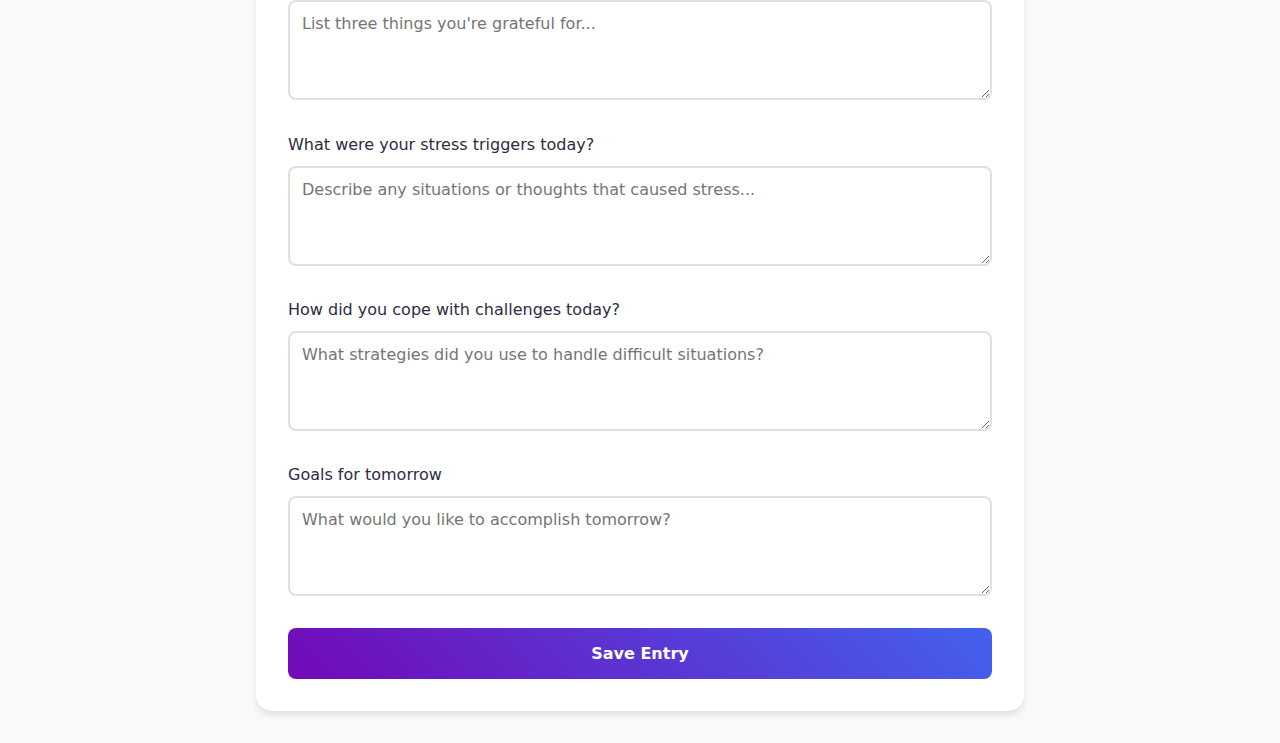
<file: page2.html>
<!DOCTYPE html>
<html lang="en">
<head>
    <meta charset="UTF-8">
    <meta name="viewport" content="width=device-width, initial-scale=1.0">
    <title>MindfulMe - Mood Tracker</title>
    <style>
        :root {
            --primary: #7209b7;
            --secondary: #4361ee;
            --accent: #4cc9f0;
            --background: #f8f9fa;
            --text: #2b2d42;
            --card: #ffffff;
            --success: #52b788;
        }

        * {
            margin: 0;
            padding: 0;
            box-sizing: border-box;
            font-family: 'Segoe UI', system-ui, -apple-system, sans-serif;
        }

        body {
            background: var(--background);
            color: var(--text);
            line-height: 1.6;
        }

        .navbar {
            background: var(--card);
            box-shadow: 0 2px 4px rgba(0,0,0,0.1);
            padding: 1rem 2rem;
            position: fixed;
            width: 100%;
            top: 0;
            z-index: 1000;
        }

        .nav-content {
            max-width: 1200px;
            margin: 0 auto;
            display: flex;
            justify-content: space-between;
            align-items: center;
        }

        .logo {
            font-size: 1.5rem;
            font-weight: 700;
            background: linear-gradient(45deg, var(--primary), var(--secondary));
            -webkit-text-fill-color: transparent;
        }

        .nav-links {
            display: flex;
            gap: 2rem;
            list-style: none;
        }

        .nav-links a {
            text-decoration: none;
            color: var(--text);
            font-weight: 500;
            transition: color 0.3s;
        }

        .nav-links a:hover {
            color: var(--primary);
        }

        .main-content {
            max-width: 800px;
            margin: 6rem auto 2rem;
            padding: 0 1rem;
        }

        .header {
            text-align: center;
            margin-bottom: 3rem;
        }

        .header h1 {
            font-size: 2.5rem;
            color: var(--primary);
            margin-bottom: 1rem;
        }

        .header p {
            color: #666;
            font-size: 1.1rem;
        }

        .mood-form {
            background: var(--card);
            padding: 2rem;
            border-radius: 1rem;
            box-shadow: 0 4px 6px rgba(0,0,0,0.1);
        }

        .form-group {
            margin-bottom: 1.5rem;
        }
        .form-section {
            border-top: 2px solid #eef2ff;
            margin-top: 2rem;
            padding-top: 2rem;
        }

        .form-section:first-child {
            border-top: none;
            margin-top: 0;
            padding-top: 0;
        }

        .form-section-title {
            font-size: 1.25rem;
            color: var(--primary);
            margin-bottom: 1.5rem;
            font-weight: 600;
        }

        .form-group {
            margin-bottom: 1.5rem;
        }
        .form-row {
            display: grid;
            grid-template-columns: 1fr 1fr;
            gap: 1rem;
            margin-bottom: 1.5rem;
        }

        @media (max-width: 768px) {
            .form-row {
                grid-template-columns: 1fr;
            }
        }

        label {
            display: block;
            margin-bottom: 0.5rem;
            font-weight: 500;
            color: var(--text);
        }

        select, textarea {
            width: 100%;
            padding: 0.75rem;
            border: 2px solid #e0e0e0;
            border-radius: 0.5rem;
            font-size: 1rem;
            transition: border-color 0.3s;
        }

        select:focus, textarea:focus {
            outline: none;
            border-color: var(--primary);
        }

        textarea {
            resize: vertical;
            min-height: 100px;
        }

        .emoji-select {
            display: flex;
            gap: 1rem;
            margin-bottom: 1rem;
        }

        .emoji-option {
            padding: 0.5rem 1rem;
            border: 2px solid #e0e0e0;
            border-radius: 0.5rem;
            cursor: pointer;
            transition: all 0.3s;
        }

        .emoji-option:hover {
            border-color: var(--primary);
            background: #f0f0f0;
        }

        .emoji-option.selected {
            border-color: var(--primary);
            background: var(--primary);
            color: white;
        }

        .submit-btn {
            background: linear-gradient(45deg, var(--primary), var(--secondary));
            color: white;
            border: none;
            padding: 1rem 2rem;
            border-radius: 0.5rem;
            font-size: 1rem;
            font-weight: 600;
            cursor: pointer;
            width: 100%;
            transition: transform 0.3s;
        }

        .submit-btn:hover {
            transform: translateY(-2px);
        }

        .mood-summary {
            margin-top: 2rem;
            padding: 2rem;
            background: var(--card);
            border-radius: 1rem;
            box-shadow: 0 4px 6px rgba(0,0,0,0.1);
            display: none;
        }

        .mood-summary h2 {
            color: var(--primary);
            margin-bottom: 1rem;
        }

        .summary-item {
            margin-bottom: 1rem;
            padding-bottom: 1rem;
            border-bottom: 1px solid #eee;
        }

        .summary-item:last-child {
            border-bottom: none;
        }

        .summary-label {
            font-weight: 500;
            color: #666;
        }

        @media (max-width: 768px) {
            .nav-content {
                flex-direction: column;
                gap: 1rem;
            }

            .nav-links {
                gap: 1rem;
            }

            .main-content {
                margin-top: 8rem;
            }
        }
    </style>
</head>
<body>
    <nav class="navbar">
        <div class="nav-content">
            <div class="logo">CalmZone</div>
            <ul class="nav-links">
                <li><a href="index.html">Home</a></li>
                <li><a href="#">Statistics</a></li>
                <li><a href="#">Journal</a></li>
                <li><a href="#">Settings</a></li>
            </ul>
        </div>
    </nav>

    <main class="main-content">
        <div class="header">
            <h1>Daily Mood & Wellness Check-in</h1>
            <p>Track your emotional and physical well-being to better understand your patterns</p>
        </div>

        <form class="mood-form" id="moodForm">
            <div class="form-section">
                <div class="form-section-title">Emotional State</div>
                
                <div class="form-group">
                    <label>How are you feeling right now?</label>
                    <div class="emoji-select" id="moodSelector">
                        <div class="emoji-option" data-mood="great">😊 Great</div>
                        <div class="emoji-option" data-mood="good">🙂 Good</div>
                        <div class="emoji-option" data-mood="okay">😐 Okay</div>
                        <div class="emoji-option" data-mood="bad">😕 Bad</div>
                        <div class="emoji-option" data-mood="terrible">😢 Terrible</div>
                    </div>
                </div>

                <div class="form-group">
                    <label for="thoughts">What's on your mind?</label>
                    <textarea id="thoughts" placeholder="Share your thoughts and feelings..."></textarea>
                </div>

                <div class="form-row">
                    <div class="form-group">
                        <label for="energy">Energy Level</label>
                        <select id="energy" required>
                            <option value="">Select your energy level</option>
                            <option value="high">High Energy</option>
                            <option value="moderate">Moderate Energy</option>
                            <option value="low">Low Energy</option>
                            <option value="exhausted">Exhausted</option>
                        </select>
                    </div>

                    <div class="form-group">
                        <label for="stress">Stress Level</label>
                        <select id="stress" required>
                            <option value="">Select your stress level</option>
                            <option value="none">Not Stressed</option>
                            <option value="mild">Mildly Stressed</option>
                            <option value="moderate">Moderately Stressed</option>
                            <option value="high">Very Stressed</option>
                            <option value="extreme">Extremely Stressed</option>
                        </select>
                    </div>
                </div>
            </div>

            <div class="form-section">
                <div class="form-section-title">Physical Well-being</div>
                
                <div class="form-row">
                    <div class="form-group">
                        <label for="sleep">Sleep Quality</label>
                        <select id="sleep" required>
                            <option value="">How did you sleep?</option>
                            <option value="excellent">Excellent</option>
                            <option value="good">Good</option>
                            <option value="fair">Fair</option>
                            <option value="poor">Poor</option>
                            <option value="terrible">Terrible</option>
                        </select>
                    </div>

                    <div class="form-group">
                        <label for="sleep-hours">Hours of Sleep</label>
                        <select id="sleep-hours" required>
                            <option value="">Hours slept</option>
                            <option value="less-than-4">Less than 4 hours</option>
                            <option value="4-6">4-6 hours</option>
                            <option value="6-8">6-8 hours</option>
                            <option value="8-10">8-10 hours</option>
                            <option value="more-than-10">More than 10 hours</option>
                        </select>
                    </div>
                </div>

                <div class="form-row">
                    <div class="form-group">
                        <label for="appetite">Appetite</label>
                        <select id="appetite" required>
                            <option value="">How's your appetite?</option>
                            <option value="increased">Increased</option>
                            <option value="normal">Normal</option>
                            <option value="decreased">Decreased</option>
                        </select>
                    </div>

                    <div class="form-group">
                        <label for="nutrition">Nutrition Quality</label>
                        <select id="nutrition" required>
                            <option value="">Rate your nutrition today</option>
                            <option value="excellent">Excellent</option>
                            <option value="good">Good</option>
                            <option value="fair">Fair</option>
                            <option value="poor">Poor</option>
                        </select>
                    </div>
                </div>
            </div>

            <div class="form-section">
                <div class="form-section-title">Activities & Social</div>

                <div class="form-group">
                    <label>Activities completed today (select all that apply)</label>
                    <select id="activities" multiple>
                        <option value="exercise">Exercise/Physical Activity</option>
                        <option value="meditation">Meditation/Mindfulness</option>
                        <option value="reading">Reading</option>
                        <option value="socializing">Socializing</option>
                        <option value="work">Productive Work</option>
                        <option value="hobby">Creative Hobby</option>
                        <option value="outdoors">Time Outdoors</option>
                        <option value="self-care">Self-care Activities</option>
                    </select>
                </div>

                <div class="form-group">
                    <label for="social-interaction">Social Interactions</label>
                    <select id="social-interaction" required>
                        <option value="">Rate your social interactions</option>
                        <option value="very-social">Very Social</option>
                        <option value="moderately-social">Moderately Social</option>
                        <option value="minimal">Minimal Interaction</option>
                        <option value="none">No Social Interaction</option>
                    </select>
                </div>
            </div>

            <div class="form-section">
                <div class="form-section-title">Reflection & Growth</div>

                <div class="form-group">
                    <label for="gratitude">What are you grateful for today?</label>
                    <textarea id="gratitude" placeholder="List three things you're grateful for..."></textarea>
                </div>

                <div class="form-group">
                    <label for="stress-triggers">What were your stress triggers today?</label>
                    <textarea id="stress-triggers" placeholder="Describe any situations or thoughts that caused stress..."></textarea>
                </div>

                <div class="form-group">
                    <label for="coping">How did you cope with challenges today?</label>
                    <textarea id="coping" placeholder="What strategies did you use to handle difficult situations?"></textarea>
                </div>

                <div class="form-group">
                    <label for="goals">Goals for tomorrow</label>
                    <textarea id="goals" placeholder="What would you like to accomplish tomorrow?"></textarea>
                </div>
            </div>

            <button type="submit" class="submit-btn">Save Entry</button>
        </form>

        <div class="mood-summary" id="moodSummary">
            <h2>Today's Wellness Summary</h2>
            <div id="summaryContent"></div>
        </div>
    </main>
    <script>
        !function(w, d, s, ...args){
          var div = d.createElement('div');
          div.id = 'aichatbot';
          d.body.appendChild(div);
          w.chatbotConfig = args;
          var f = d.getElementsByTagName(s)[0],
          j = d.createElement(s);
          j.defer = true;
          j.type = 'module';
          j.src = 'https://aichatbot.sendbird.com/index.js';
          f.parentNode.insertBefore(j, f);
        }(window, document, 'script', '5B0EE2C4-0CC6-4C6C-A174-F0CA89EF8B32', 'onboarding_bot', {
          apiHost: 'https://api-cf-ap-8.sendbird.com',
        });
        </script>
    <script>
            // Mood selector functionality
        const moodSelector = document.getElementById('moodSelector');
        const emojiOptions = moodSelector.querySelectorAll('.emoji-option');

        emojiOptions.forEach(option => {
            option.addEventListener('click', () => {
                emojiOptions.forEach(opt => opt.classList.remove('selected'));
                option.classList.add('selected');
            });
        });

        // Form submission
        document.getElementById('moodForm').addEventListener('submit', function(e) {
            e.preventDefault();

            const formData = {
                mood: moodSelector.querySelector('.selected')?.dataset.mood || '',
                thoughts: document.getElementById('thoughts').value,
                energy: document.getElementById('energy').value,
                stress: document.getElementById('stress').value,
                sleep: document.getElementById('sleep').value,
                sleepHours: document.getElementById('sleep-hours').value,
                appetite: document.getElementById('appetite').value,
                nutrition: document.getElementById('nutrition').value,
                activities: Array.from(document.getElementById('activities').selectedOptions)
                    .map(option => option.value),
                socialInteraction: document.getElementById('social-interaction').value,
                gratitude: document.getElementById('gratitude').value,
                stressTriggers: document.getElementById('stress-triggers').value,
                coping: document.getElementById('coping').value,
                goals: document.getElementById('goals').value
            };

            // Create comprehensive summary
            const summary = `
                <div class="summary-item">
                    <div class="summary-label">Mood</div>
                    <div>${formData.mood}</div>
                </div>
                <div class="summary-item">
                    <div class="summary-label">Thoughts</div>
                    <div>${formData.thoughts}</div>
                </div>
                <div class="summary-item">
                    <div class="summary-label">Energy Level</div>
                    <div>${formData.energy}</div>
                </div>
                <div class="summary-item">
                    <div class="summary-label">Stress Level</div>
                    <div>${formData.stress}</div>
                </div>
                <div class="summary-item">
                    <div class="summary-label">Sleep Quality</div>
                    <div>${formData.sleep} (${formData.sleepHours})</div>
                </div>
                <div class="summary-item">
                    <div class="summary-label">Appetite & Nutrition</div>
                    <div>Appetite: ${formData.appetite}<br>Nutrition: ${formData.nutrition}</div>
                </div>
                <div class="summary-item">
                    <div class="summary-label">Activities Completed</div>
                    <div>${formData.activities.join(', ')}</div>
                </div>
                <div class="summary-item">
                    <div class="summary-label">Social Interaction</div>
                    <div>${formData.socialInteraction}</div>
                </div>
                <div class="summary-item">
                    <div class="summary-label">Gratitude</div>
                    <div>${formData.gratitude}</div>
                </div>
                <div class="summary-item">
                    <div class="summary-label">Stress Triggers</div>
                    <div>${formData.stressTriggers}</div>
                </div>
                <div class="summary-item">
                    <div class="summary-label">Coping Strategies</div>
                    <div>${formData.coping}</div>
                </div>
                <div class="summary-item">
                    <div class="summary-label">Tomorrow's Goals</div>
                    <div>${formData.goals}</div>
                </div>
            `;

            // Display summary
            document.getElementById('summaryContent').innerHTML = summary;
            document.getElementById('moodSummary').style.display = 'block';

            // Scroll to summary
            document.getElementById('moodSummary').scrollIntoView({ behavior: 'smooth' });
        });
    </script>
</body>
</html>
</file>
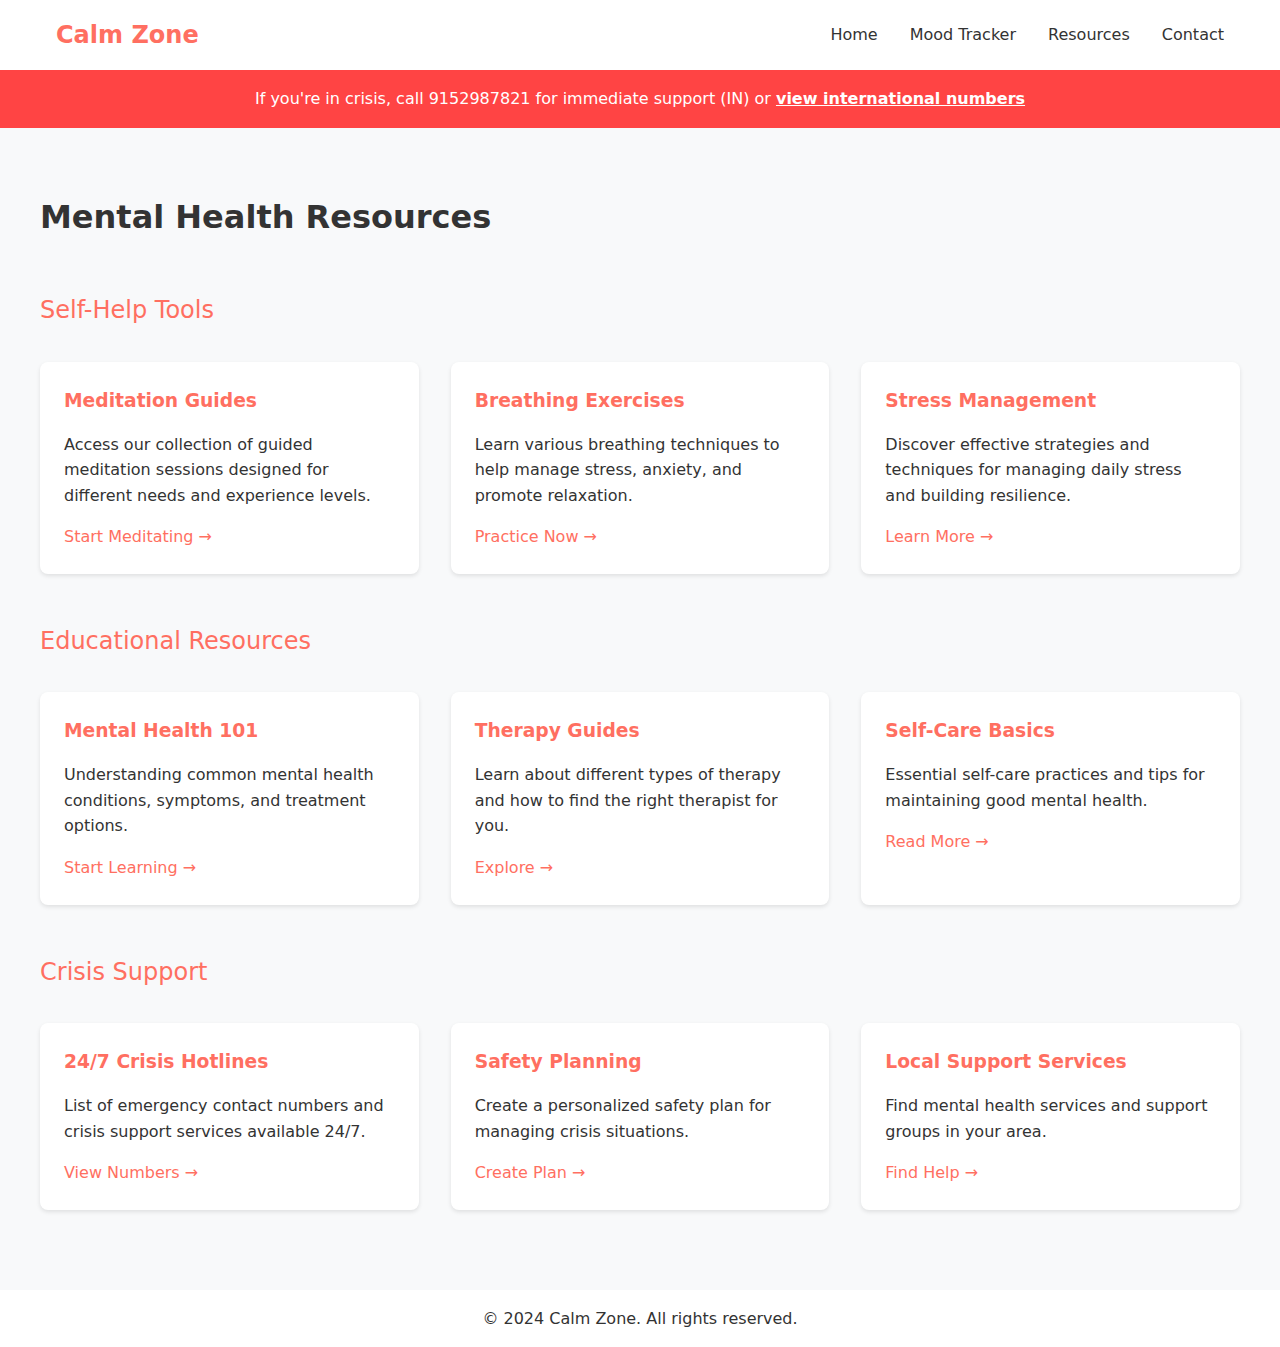
<file: resource.html>
<!DOCTYPE html>
<html lang="en">
<head>
    <meta charset="UTF-8">
    <meta name="viewport" content="width=device-width, initial-scale=1.0">
    <title>Calm Zone - Mental Health Resources</title>
    <style>
        :root {
            --primary: #ff6f61;
            --secondary: #4CAF50;
            --background: #f8f9fa;
            --text: #333;
            --card: #ffffff;
        }

        * {
            margin: 0;
            padding: 0;
            box-sizing: border-box;
            font-family: 'Segoe UI', system-ui, -apple-system, sans-serif;
        }

        body {
            background: var(--background);
            color: var(--text);
            line-height: 1.6;
        }

        .navbar {
            background: var(--card);
            box-shadow: 0 2px 4px rgba(0,0,0,0.1);
            padding: 1rem 2rem;
        }

        .container {
            max-width: 1200px;
            margin: 0 auto;
            padding: 0 1rem;
        }

        .nav-content {
            display: flex;
            justify-content: space-between;
            align-items: center;
        }

        .logo {
            font-size: 1.5rem;
            font-weight: 700;
            color: var(--primary);
        }

        .nav-links {
            display: flex;
            gap: 2rem;
            list-style: none;
        }

        .nav-links a {
            text-decoration: none;
            color: var(--text);
        }

        .main-content {
            padding: 2rem 0;
        }

        .resources-grid {
            display: grid;
            grid-template-columns: repeat(auto-fit, minmax(300px, 1fr));
            gap: 2rem;
            margin-top: 2rem;
        }

        .resource-card {
            background: var(--card);
            border-radius: 8px;
            padding: 1.5rem;
            box-shadow: 0 2px 4px rgba(0,0,0,0.1);
            transition: transform 0.3s ease;
        }

        .resource-card:hover {
            transform: translateY(-5px);
        }

        .resource-card h3 {
            color: var(--primary);
            margin-bottom: 1rem;
        }

        .emergency-banner {
            background: #ff4444;
            color: white;
            padding: 1rem;
            text-align: center;
            margin-bottom: 2rem;
        }

        .emergency-banner a {
            color: white;
            font-weight: bold;
        }

        .category-title {
            margin: 3rem 0 1rem;
            color: var(--primary);
            font-size: 1.5rem;
        }

        .resource-link {
            display: inline-block;
            margin-top: 1rem;
            color: var(--primary);
            text-decoration: none;
            font-weight: 500;
        }

        .resource-link:hover {
            text-decoration: underline;
        }

        footer {
            background: var(--card);
            padding: 1rem;
            text-align: center;
            margin-top: 3rem;
        }

        @media (max-width: 768px) {
            .resources-grid {
                grid-template-columns: 1fr;
            }
        }
    </style>
</head>
<body>
    <nav class="navbar">
        <div class="container nav-content">
            <div class="logo">Calm Zone</div>
            <ul class="nav-links">
                <li><a href="index.html">Home</a></li>
                <li><a href="mood-tracker.html">Mood Tracker</a></li>
                <li><a href="resources.html">Resources</a></li>
                <li><a href="contact.html">Contact</a></li>
            </ul>
        </div>
    </nav>

    <div class="emergency-banner">
        <div class="container">
            If you're in crisis, call 9152987821 for immediate support (IN) or <a href="https://www.nhs.uk/nhs-services/mental-health-services/where-to-get-urgent-help-for-mental-health/#:~:text=Get%20help%20from%20111%20online,you%20access%20mental%20health%20services.">view international numbers</a>
        </div>
    </div>

    <main class="container main-content">
        <h1>Mental Health Resources</h1>
        
        <div class="category-title">Self-Help Tools</div>
        <div class="resources-grid">
            <div class="resource-card">
                <h3>Meditation Guides</h3>
                <p>Access our collection of guided meditation sessions designed for different needs and experience levels.</p>
                <a href="#" class="resource-link">Start Meditating →</a>
            </div>
            <div class="resource-card">
                <h3>Breathing Exercises</h3>
                <p>Learn various breathing techniques to help manage stress, anxiety, and promote relaxation.</p>
                <a href="#" class="resource-link">Practice Now →</a>
            </div>
            <div class="resource-card">
                <h3>Stress Management</h3>
                <p>Discover effective strategies and techniques for managing daily stress and building resilience.</p>
                <a href="#" class="resource-link">Learn More →</a>
            </div>
        </div>

        <div class="category-title">Educational Resources</div>
        <div class="resources-grid">
            <div class="resource-card">
                <h3>Mental Health 101</h3>
                <p>Understanding common mental health conditions, symptoms, and treatment options.</p>
                <a href="#" class="resource-link">Start Learning →</a>
            </div>
            <div class="resource-card">
                <h3>Therapy Guides</h3>
                <p>Learn about different types of therapy and how to find the right therapist for you.</p>
                <a href="#" class="resource-link">Explore →</a>
            </div>
            <div class="resource-card">
                <h3>Self-Care Basics</h3>
                <p>Essential self-care practices and tips for maintaining good mental health.</p>
                <a href="#" class="resource-link">Read More →</a>
            </div>
        </div>

        <div class="category-title">Crisis Support</div>
        <div class="resources-grid">
            <div class="resource-card">
                <h3>24/7 Crisis Hotlines</h3>
                <p>List of emergency contact numbers and crisis support services available 24/7.</p>
                <a href="#" class="resource-link">View Numbers →</a>
            </div>
            <div class="resource-card">
                <h3>Safety Planning</h3>
                <p>Create a personalized safety plan for managing crisis situations.</p>
                <a href="#" class="resource-link">Create Plan →</a>
            </div>
            <div class="resource-card">
                <h3>Local Support Services</h3>
                <p>Find mental health services and support groups in your area.</p>
                <a href="#" class="resource-link">Find Help →</a>
            </div>
        </div>
    </main>

    <footer>
        <p>&copy; 2024 Calm Zone. All rights reserved.</p>
    </footer>
</body>
</html>
</file>
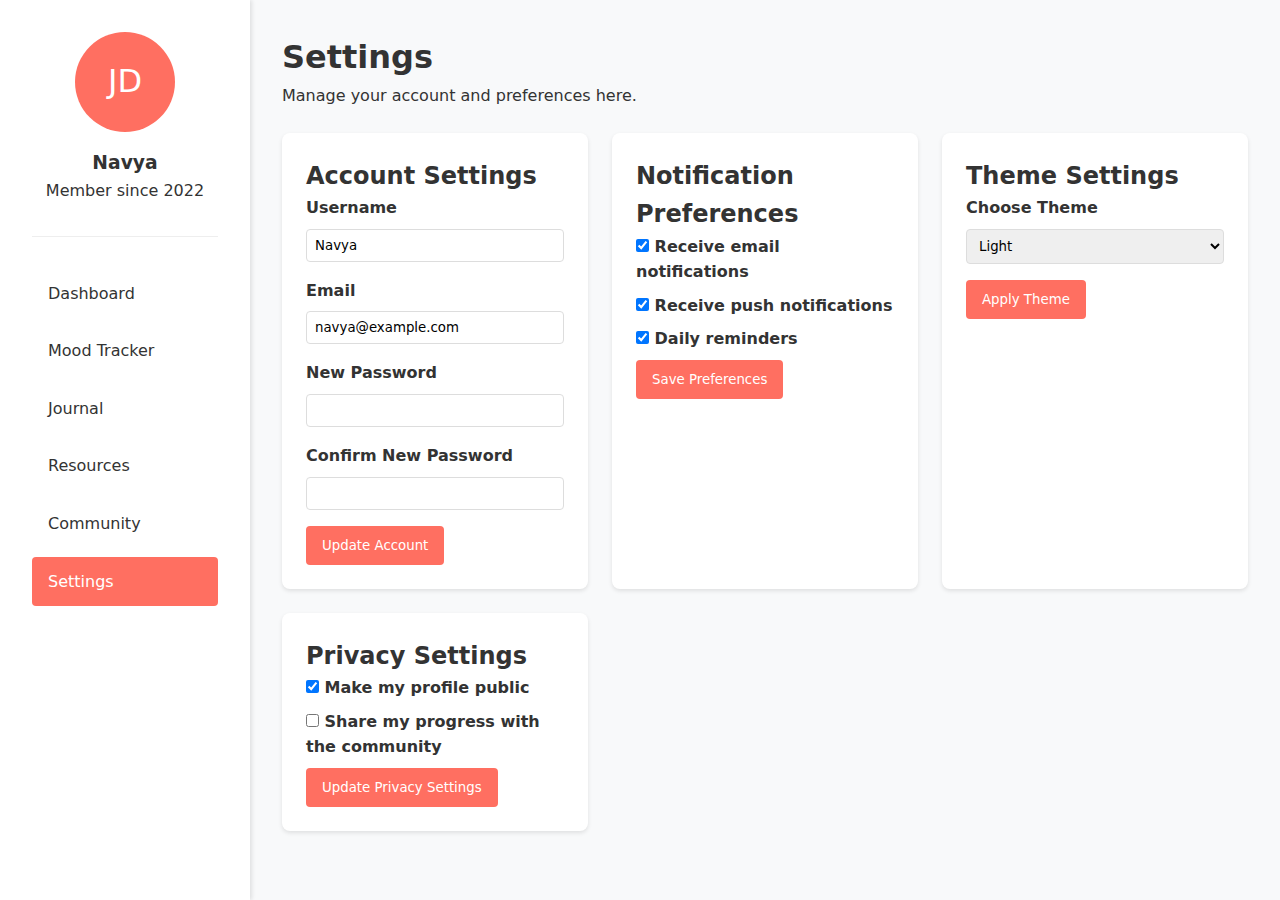
<file: settings.html>
<!DOCTYPE html>
<html lang="en">
<head>
    <meta charset="UTF-8">
    <meta name="viewport" content="width=device-width, initial-scale=1.0">
    <title>Calm Zone - Settings</title>
    <style>
        :root {
            --primary: #ff6f61;
            --secondary: #4CAF50;
            --background: #f8f9fa;
            --text: #333;
            --card: #ffffff;
            --accent: #ff6b6b;
        }

        * {
            margin: 0;
            padding: 0;
            box-sizing: border-box;
            font-family: 'Segoe UI', system-ui, -apple-system, sans-serif;
        }

        body {
            background: var(--background);
            color: var(--text);
            line-height: 1.6;
        }

        .dashboard-container {
            display: grid;
            grid-template-columns: 250px 1fr;
            min-height: 100vh;
        }

        .sidebar {
            background: var(--card);
            padding: 2rem;
            box-shadow: 2px 0 4px rgba(0,0,0,0.1);
        }

        .user-profile {
            text-align: center;
            margin-bottom: 2rem;
            padding-bottom: 2rem;
            border-bottom: 1px solid #eee;
        }

        .avatar {
            width: 100px;
            height: 100px;
            border-radius: 50%;
            background: var(--primary);
            margin: 0 auto 1rem;
            display: flex;
            align-items: center;
            justify-content: center;
            color: white;
            font-size: 2rem;
        }

        .nav-menu {
            list-style: none;
        }

        .nav-menu li {
            margin-bottom: 0.5rem;
        }

        .nav-menu a {
            display: block;
            padding: 0.75rem 1rem;
            text-decoration: none;
            color: var(--text);
            border-radius: 4px;
            transition: background-color 0.3s;
        }

        .nav-menu a:hover {
            background: #f0f0f0;
        }

        .nav-menu a.active {
            background: var(--primary);
            color: white;
        }

        .main-content {
            padding: 2rem;
        }

        .settings-grid {
            display: grid;
            grid-template-columns: repeat(auto-fit, minmax(300px, 1fr));
            gap: 1.5rem;
            margin-top: 1.5rem;
        }

        .settings-card {
            background: var(--card);
            padding: 1.5rem;
            border-radius: 8px;
            box-shadow: 0 2px 4px rgba(0,0,0,0.1);
        }

        .settings-form label {
            display: block;
            margin-bottom: 0.5rem;
            font-weight: bold;
        }

        .settings-form input[type="text"],
        .settings-form input[type="email"],
        .settings-form input[type="password"],
        .settings-form select {
            width: 100%;
            padding: 0.5rem;
            margin-bottom: 1rem;
            border: 1px solid #ddd;
            border-radius: 4px;
        }

        .settings-form button {
            background: var(--primary);
            color: white;
            border: none;
            padding: 0.75rem 1rem;
            border-radius: 4px;
            cursor: pointer;
            transition: background-color 0.3s;
        }

        .settings-form button:hover {
            background: #e5625c;
        }

        @media (max-width: 768px) {
            .dashboard-container {
                grid-template-columns: 1fr;
            }

            .sidebar {
                display: none;
            }
        }
    </style>
</head>
<body>
    <div class="dashboard-container">
        <aside class="sidebar">
            <div class="user-profile">
                <div class="avatar">JD</div>
                <h3>Navya</h3>
                <p>Member since 2022</p>
            </div>

            <nav>
                <ul class="nav-menu">
                    <li><a href="dashboard.html">Dashboard</a></li>
                    <li><a href="get-started.html">Mood Tracker</a></li>
                    <li><a href="get-started.html">Journal</a></li>
                    <li><a href="resource.html">Resources</a></li>
                    <li><a href="community.html">Community</a></li>
                    <li><a href="#" class="active">Settings</a></li>
                </ul>
            </nav>
        </aside>

        <main class="main-content">
            <h1>Settings</h1>
            <p>Manage your account and preferences here.</p>

            <div class="settings-grid">
                <div class="settings-card">
                    <h2>Account Settings</h2>
                    <form class="settings-form">
                        <label for="username">Username</label>
                        <input type="text" id="username" name="username" value="Navya">

                        <label for="email">Email</label>
                        <input type="email" id="email" name="email" value="navya@example.com">

                        <label for="password">New Password</label>
                        <input type="password" id="password" name="password">

                        <label for="confirm-password">Confirm New Password</label>
                        <input type="password" id="confirm-password" name="confirm-password">

                        <button type="submit">Update Account</button>
                    </form>
                </div>

                <div class="settings-card">
                    <h2>Notification Preferences</h2>
                    <form class="settings-form">
                        <label>
                            <input type="checkbox" name="email-notifications" checked>
                            Receive email notifications
                        </label>
                        <label>
                            <input type="checkbox" name="push-notifications" checked>
                            Receive push notifications
                        </label>
                        <label>
                            <input type="checkbox" name="reminder-notifications" checked>
                            Daily reminders
                        </label>
                        <button type="submit">Save Preferences</button>
                    </form>
                </div>

                <div class="settings-card">
                    <h2>Theme Settings</h2>
                    <form class="settings-form">
                        <label for="theme">Choose Theme</label>
                        <select id="theme" name="theme">
                            <option value="light">Light</option>
                            <option value="dark">Dark</option>
                            <option value="auto">Auto (System)</option>
                        </select>
                        <button type="submit">Apply Theme</button>
                    </form>
                </div>

                <div class="settings-card">
                    <h2>Privacy Settings</h2>
                    <form class="settings-form">
                        <label>
                            <input type="checkbox" name="public-profile" checked>
                            Make my profile public
                        </label>
                        <label>
                            <input type="checkbox" name="share-progress">
                            Share my progress with the community
                        </label>
                        <button type="submit">Update Privacy Settings</button>
                    </form>
                </div>
            </div>
        </main>
    </div>
    <script>
        !function(w, d, s, ...args){
          var div = d.createElement('div');
          div.id = 'aichatbot';
          d.body.appendChild(div);
          w.chatbotConfig = args;
          var f = d.getElementsByTagName(s)[0],
          j = d.createElement(s);
          j.defer = true;
          j.type = 'module';
          j.src = 'https://aichatbot.sendbird.com/index.js';
          f.parentNode.insertBefore(j, f);
        }(window, document, 'script', '5B0EE2C4-0CC6-4C6C-A174-F0CA89EF8B32', 'onboarding_bot', {
          apiHost: 'https://api-cf-ap-8.sendbird.com',
        });
    </script>
</body>
</html>
</file>
